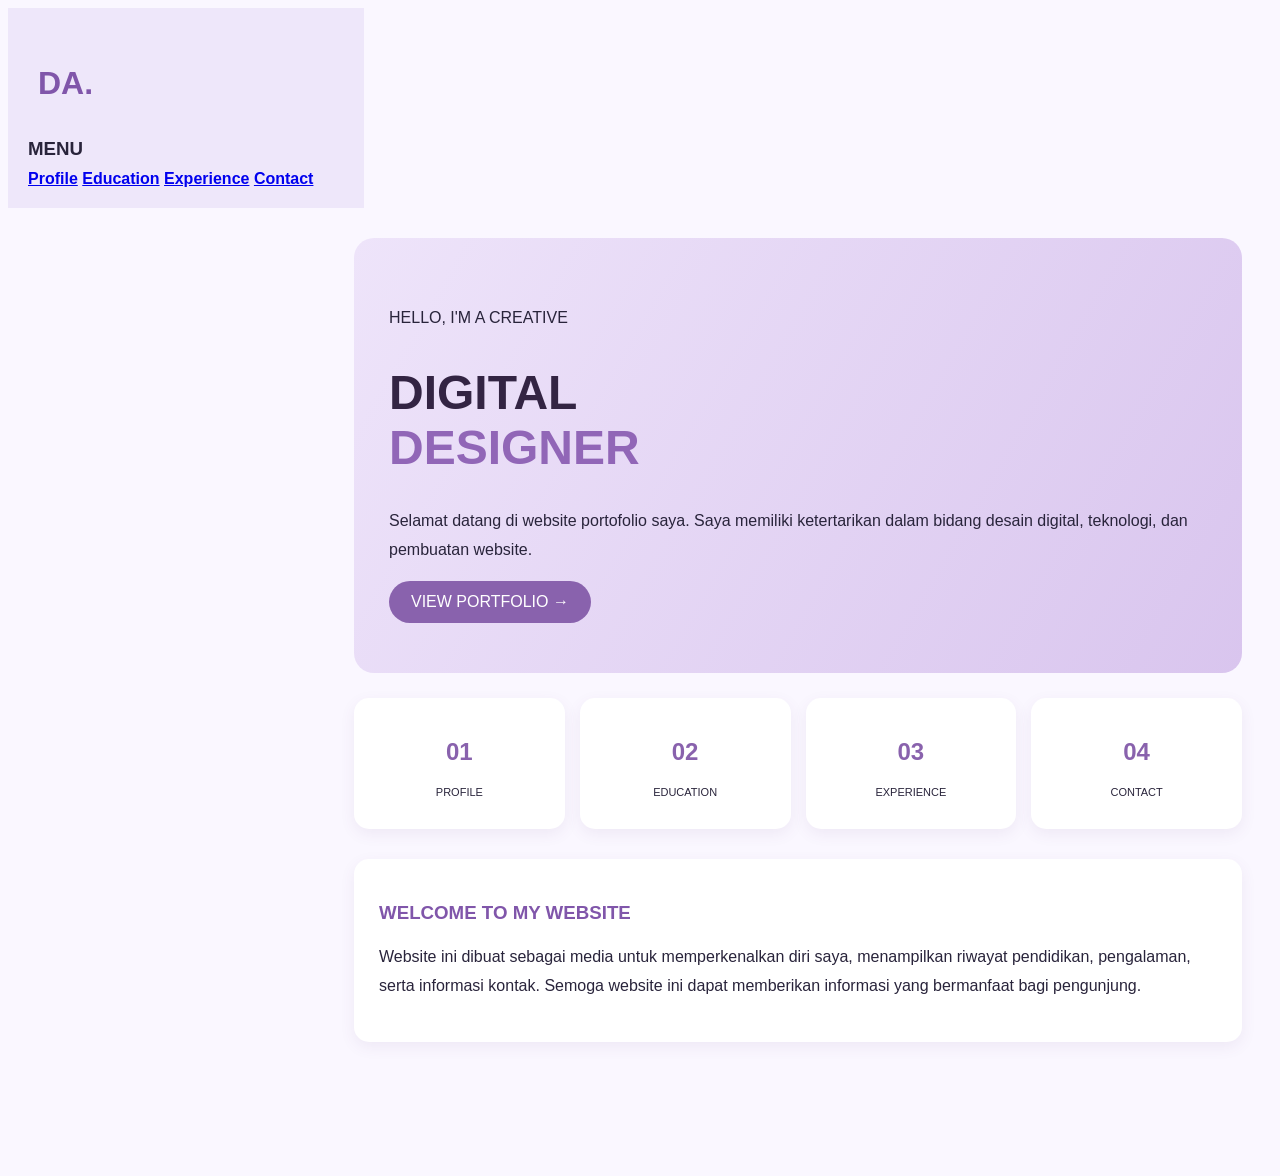
<file: index.html>
<!DOCTYPE html>
<html lang="en">

<head>
  <title>My Portfolio</title>
  <meta charset="UTF-8">
  <meta name="viewport" content="width=device-width, initial-scale=1">
  <link rel="stylesheet" href="https://www.w3schools.com/w3css/6/w3.css">
  <link rel="stylesheet" href="style.css">
</head>

<body>

  <div class="w3-sidebar w3-light-grey w3-bar-block">
    <h2 class="logo">DA.</h2>
    <h3 class="w3-bar-item">MENU</h3>
    <a href="profile.html" class="w3-bar-item w3-button">Profile</a>
    <a href="education.html" class="w3-bar-item w3-button">Education</a>
    <a href="experience.html" class="w3-bar-item w3-button">Experience</a>
    <a href="contact.html" class="w3-bar-item w3-button">Contact</a>
  </div>

  <div class="main">

    <div class="hero">
      <div class="hero-text">
        <p>HELLO, I'M A CREATIVE</p>
        <h1>DIGITAL<br><span>DESIGNER</span></h1>
        <p>
          Selamat datang di website portofolio saya.
          Saya memiliki ketertarikan dalam bidang desain digital,
          teknologi, dan pembuatan website.
        </p>
        <a href="profile.html" class="btn">VIEW PORTFOLIO →</a>
      </div>
    </div>

    <div class="stats">
      <div class="stat-box">
        <h2>01</h2>
        <p>PROFILE</p>
      </div>
      <div class="stat-box">
        <h2>02</h2>
        <p>EDUCATION</p>
      </div>
      <div class="stat-box">
        <h2>03</h2>
        <p>EXPERIENCE</p>
      </div>
      <div class="stat-box">
        <h2>04</h2>
        <p>CONTACT</p>
      </div>
    </div>

    <div class="card">
      <h3>WELCOME TO MY WEBSITE</h3>
      <p>
        Website ini dibuat sebagai media untuk memperkenalkan
        diri saya, menampilkan riwayat pendidikan, pengalaman,
        serta informasi kontak. Semoga website ini dapat
        memberikan informasi yang bermanfaat bagi pengunjung.
      </p>
    </div>

  </div>

</body>

</html>
</file>
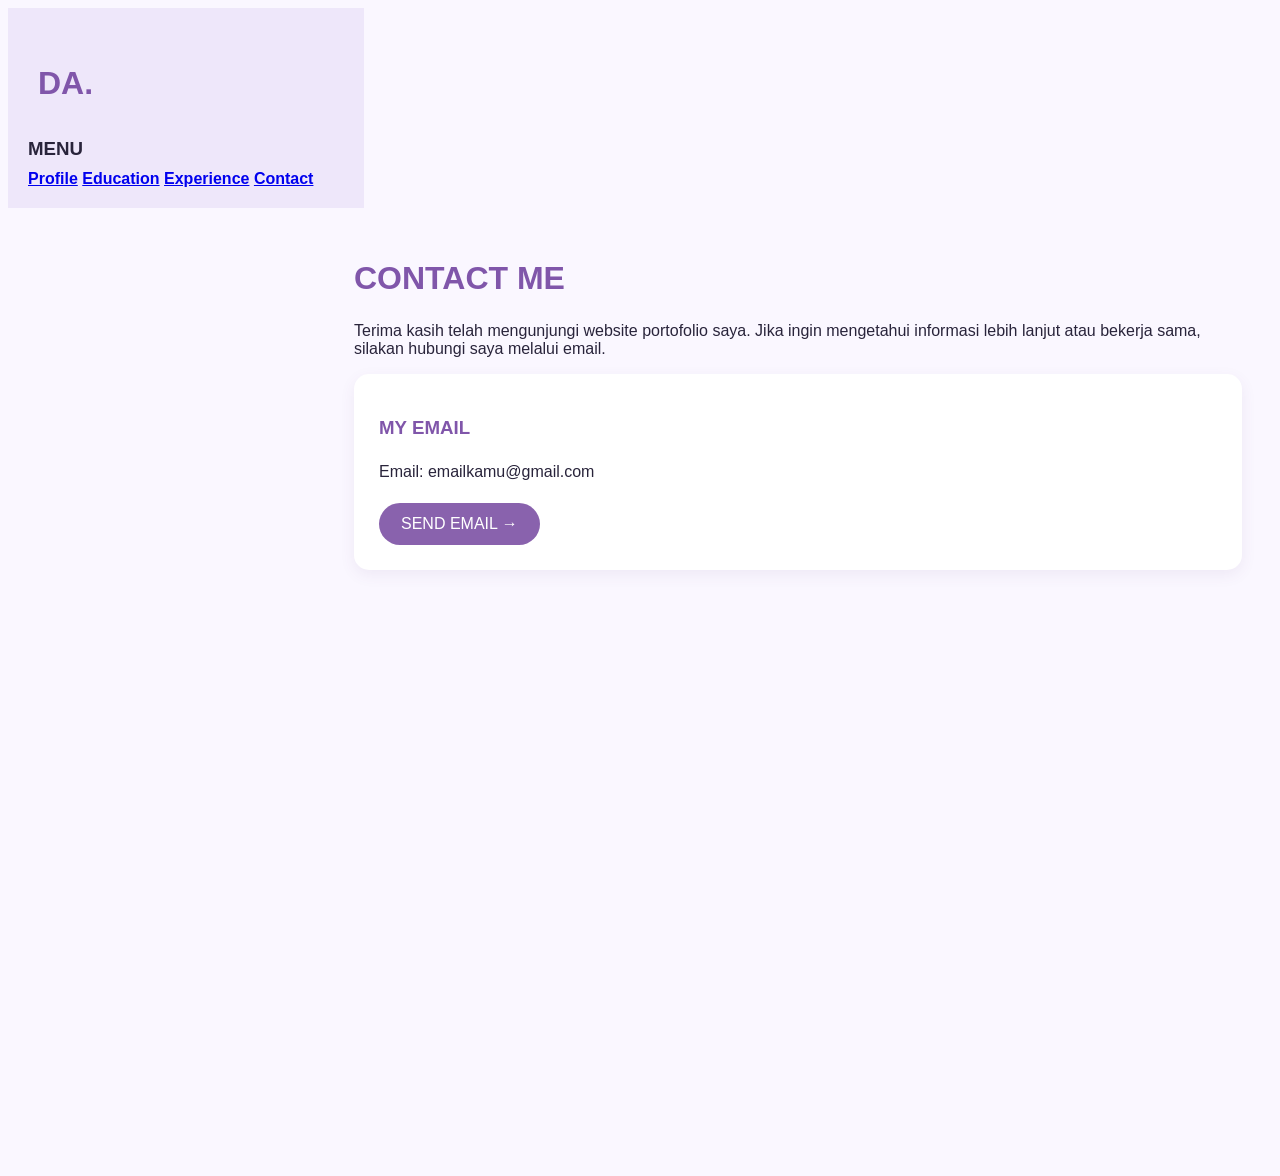
<file: contact.html>
<!DOCTYPE html>
<html lang="en">

<head>
    <title>My Contact</title>
    <meta charset="UTF-8">
    <meta name="viewport" content="width=device-width, initial-scale=1">
    <link rel="stylesheet" href="https://www.w3schools.com/w3css/6/w3.css">
    <link rel="stylesheet" href="style.css">
</head>

<body>

    <div class="w3-sidebar w3-light-grey w3-bar-block">
        <h2 class="logo">DA.</h2>
        <h3 class="w3-bar-item">MENU</h3>
        <a href="profile.html" class="w3-bar-item w3-button">Profile</a>
        <a href="education.html" class="w3-bar-item w3-button">Education</a>
        <a href="experience.html" class="w3-bar-item w3-button">Experience</a>
        <a href="contact.html" class="w3-bar-item w3-button">Contact</a>
    </div>

    <div class="main">
        <h1 class="section-title">CONTACT ME</h1>

        <p>Terima kasih telah mengunjungi website portofolio saya. Jika ingin mengetahui informasi lebih lanjut atau
            bekerja sama, silakan hubungi saya melalui email.</p>

        <div class="card">
            <h3>MY EMAIL</h3>
            <p>Email: emailkamu@gmail.com</p>
            <a href="mailto:emailkamu@gmail.com" class="btn">SEND EMAIL →</a>
        </div>
    </div>

</body>

</html>
</file>
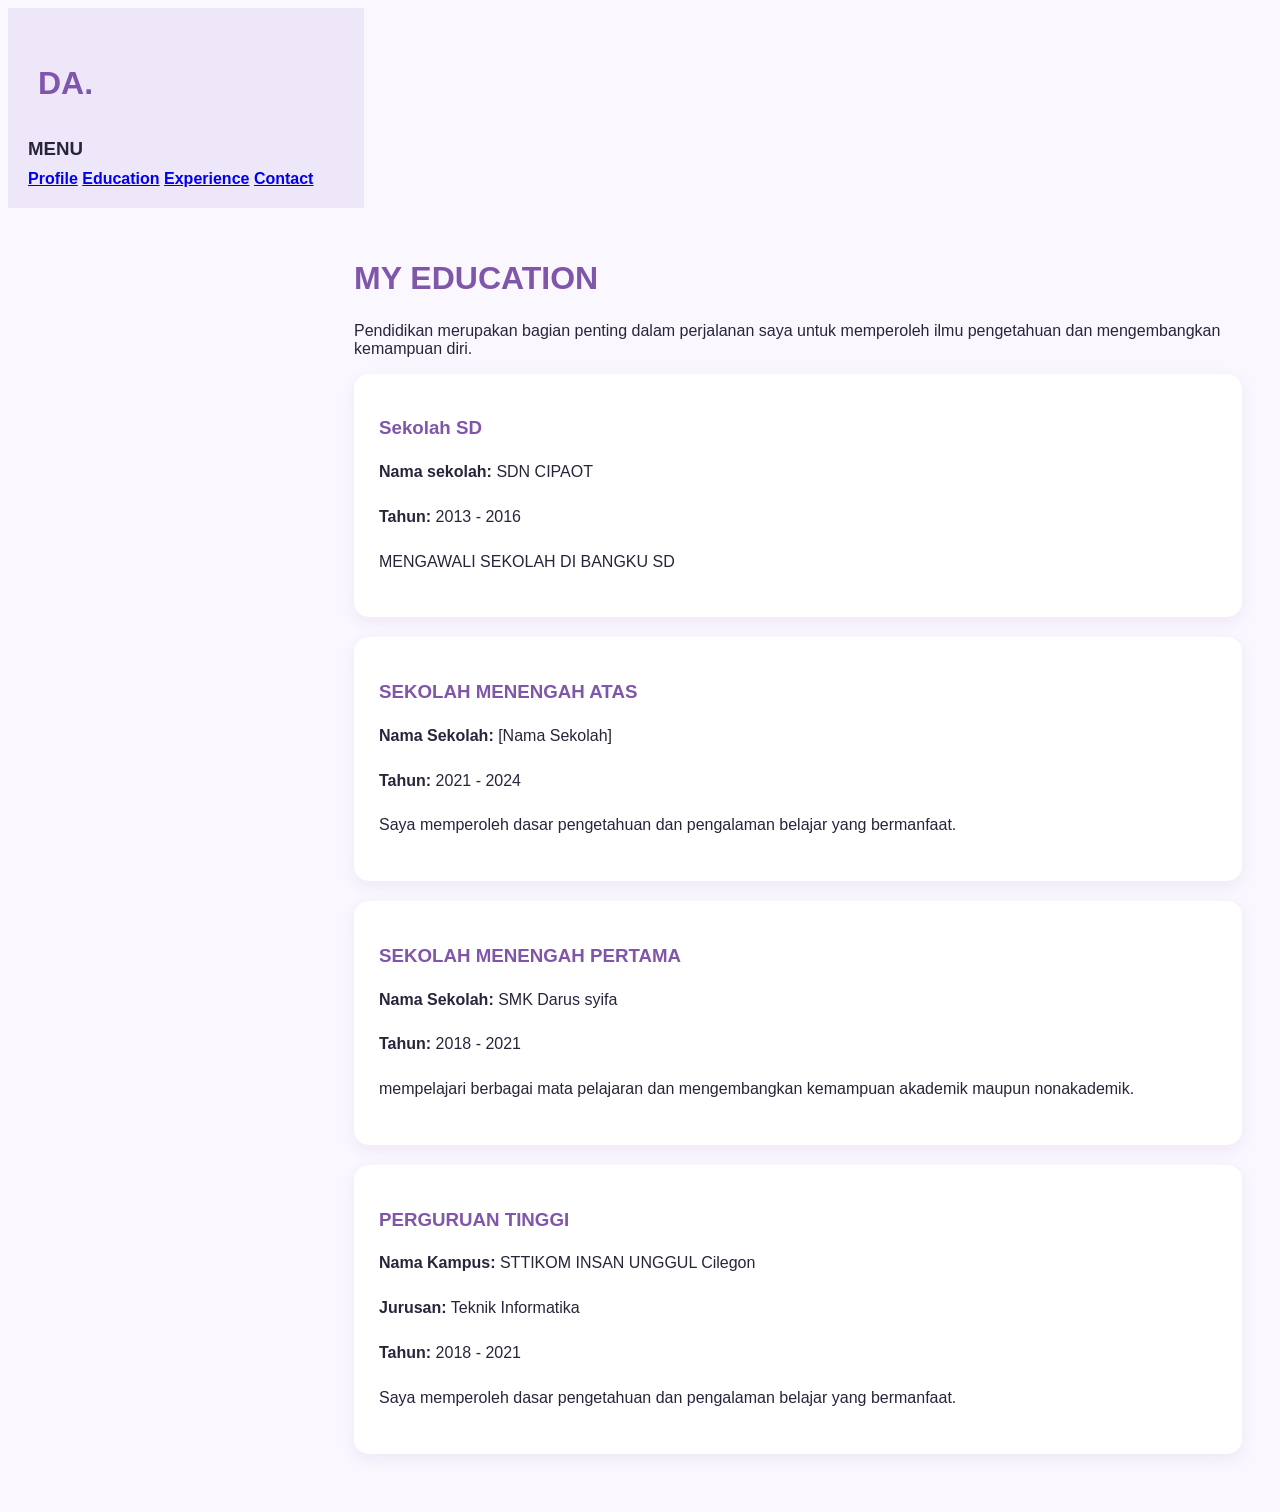
<file: education.html>
<!DOCTYPE html>
<html lang="en">

<head>
    <title>My Education</title>
    <meta charset="UTF-8">
    <meta name="viewport" content="width=device-width, initial-scale=1">
    <link rel="stylesheet" href="https://www.w3schools.com/w3css/6/w3.css">
    <link rel="stylesheet" href="style.css">
</head>

<body>

    <div class="w3-sidebar w3-light-grey w3-bar-block">
        <h2 class="logo">DA.</h2>
        <h3 class="w3-bar-item">MENU</h3>
        <a href="profile.html" class="w3-bar-item w3-button">Profile</a>
        <a href="education.html" class="w3-bar-item w3-button">Education</a>
        <a href="experience.html" class="w3-bar-item w3-button">Experience</a>
        <a href="contact.html" class="w3-bar-item w3-button">Contact</a>
    </div>

    <div class="main">
        <h1 class="section-title">MY EDUCATION</h1>

        <p>Pendidikan merupakan bagian penting dalam perjalanan saya untuk memperoleh ilmu pengetahuan dan mengembangkan
            kemampuan diri.</p>

        <div class="card">
            <h3>Sekolah SD</h3>
            <p><b>Nama sekolah:</b> SDN CIPAOT</p>
            <p><b>Tahun:</b> 2013 - 2016</p>
            <p> MENGAWALI SEKOLAH DI BANGKU SD</p>
        </div>

        <div class="card">
            <h3>SEKOLAH MENENGAH ATAS</h3>
            <p><b>Nama Sekolah:</b> [Nama Sekolah]</p>
            <p><b>Tahun:</b> 2021 - 2024</p>
            <p>Saya memperoleh dasar pengetahuan dan pengalaman belajar yang bermanfaat.</p>
        </div>

        <div class="card">
            <h3>SEKOLAH MENENGAH PERTAMA</h3>
            <p><b>Nama Sekolah:</b> SMK Darus syifa</p>
            <p><b>Tahun:</b> 2018 - 2021</p>
            <p>mempelajari berbagai mata pelajaran dan mengembangkan kemampuan akademik maupun nonakademik.</p>
        </div>

        <div class="card">
            <h3>PERGURUAN TINGGI</h3>
            <p><b>Nama Kampus:</b> STTIKOM INSAN UNGGUL Cilegon</p>
            <p><b>Jurusan:</b> Teknik Informatika</p>
            <p><b>Tahun:</b> 2018 - 2021</p>
            <p>Saya memperoleh dasar pengetahuan dan pengalaman belajar yang bermanfaat.</p>
        </div>
    </div>

</body>

</html>
</file>
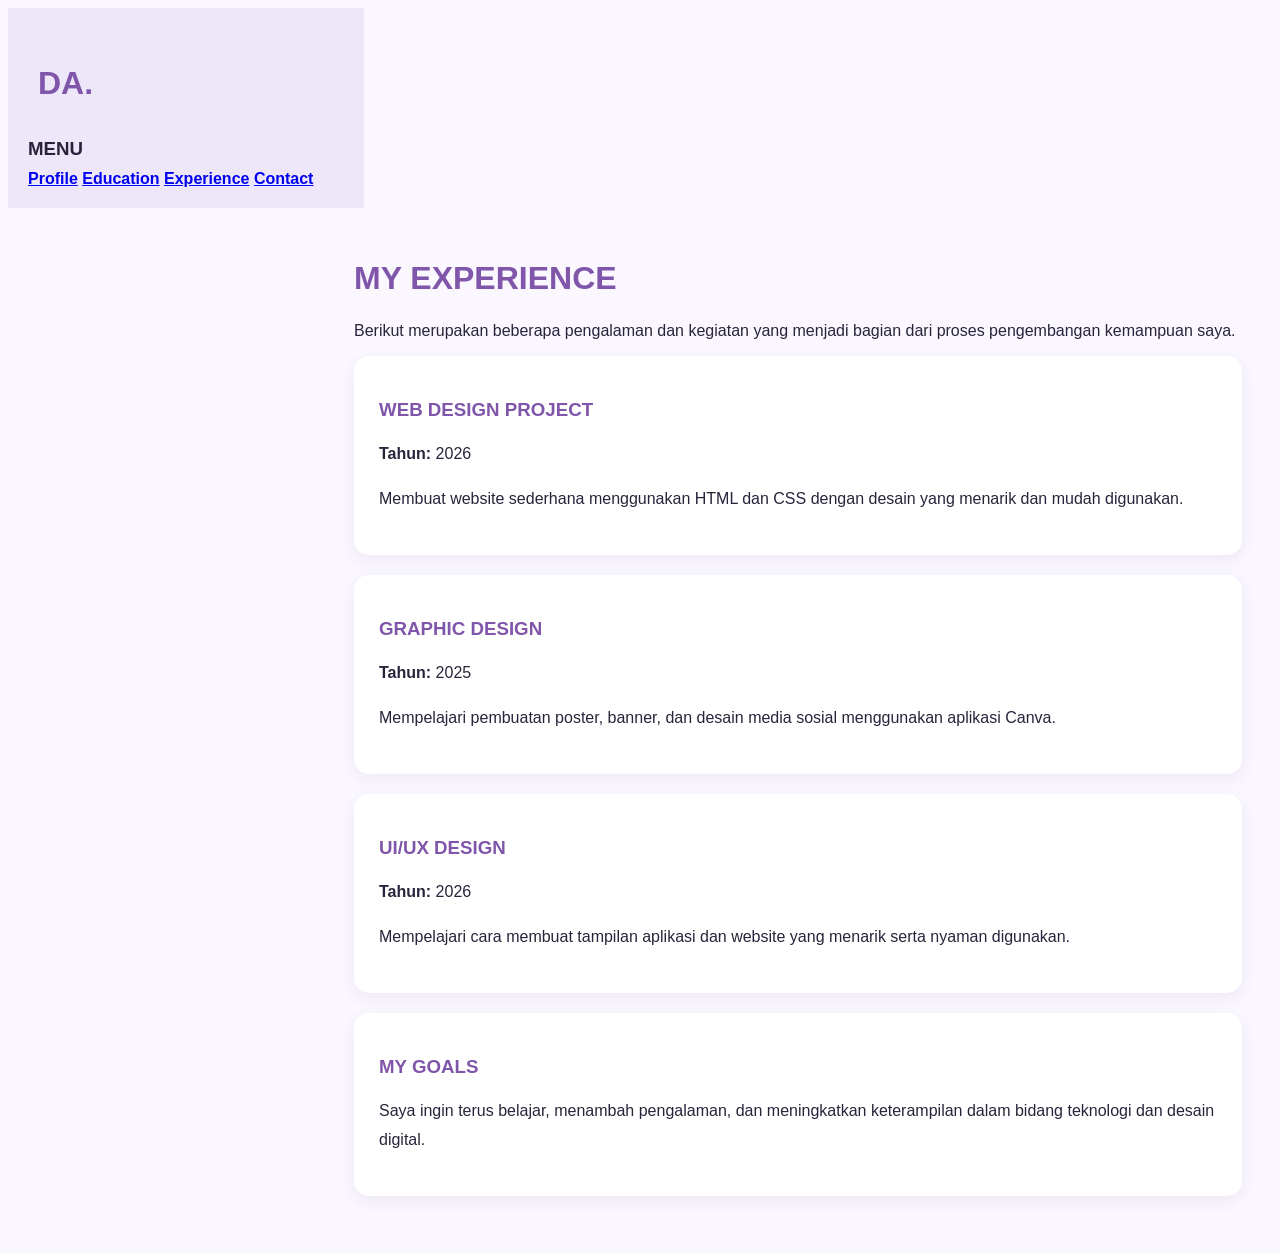
<file: experience.html>
<!DOCTYPE html>
<html lang="en">

<head>
    <title>My Experience</title>
    <meta charset="UTF-8">
    <meta name="viewport" content="width=device-width, initial-scale=1">
    <link rel="stylesheet" href="https://www.w3schools.com/w3css/6/w3.css">
    <link rel="stylesheet" href="style.css">
</head>

<body>

    <div class="w3-sidebar w3-light-grey w3-bar-block">
        <h2 class="logo">DA.</h2>
        <h3 class="w3-bar-item">MENU</h3>
        <a href="profile.html" class="w3-bar-item w3-button">Profile</a>
        <a href="education.html" class="w3-bar-item w3-button">Education</a>
        <a href="experience.html" class="w3-bar-item w3-button">Experience</a>
        <a href="contact.html" class="w3-bar-item w3-button">Contact</a>
    </div>

    <div class="main">
        <h1 class="section-title">MY EXPERIENCE</h1>

        <p>Berikut merupakan beberapa pengalaman dan kegiatan yang menjadi bagian dari proses pengembangan kemampuan
            saya.</p>

        <div class="card">
            <h3>WEB DESIGN PROJECT</h3>
            <p><b>Tahun:</b> 2026</p>
            <p>Membuat website sederhana menggunakan HTML dan CSS dengan desain yang menarik dan mudah digunakan.</p>
        </div>

        <div class="card">
            <h3>GRAPHIC DESIGN</h3>
            <p><b>Tahun:</b> 2025</p>
            <p>Mempelajari pembuatan poster, banner, dan desain media sosial menggunakan aplikasi Canva.</p>
        </div>

        <div class="card">
            <h3>UI/UX DESIGN</h3>
            <p><b>Tahun:</b> 2026</p>
            <p>Mempelajari cara membuat tampilan aplikasi dan website yang menarik serta nyaman digunakan.</p>
        </div>

        <div class="card">
            <h3>MY GOALS</h3>
            <p>Saya ingin terus belajar, menambah pengalaman, dan meningkatkan keterampilan dalam bidang teknologi dan
                desain digital.</p>
        </div>
    </div>

</body>

</html>
</file>
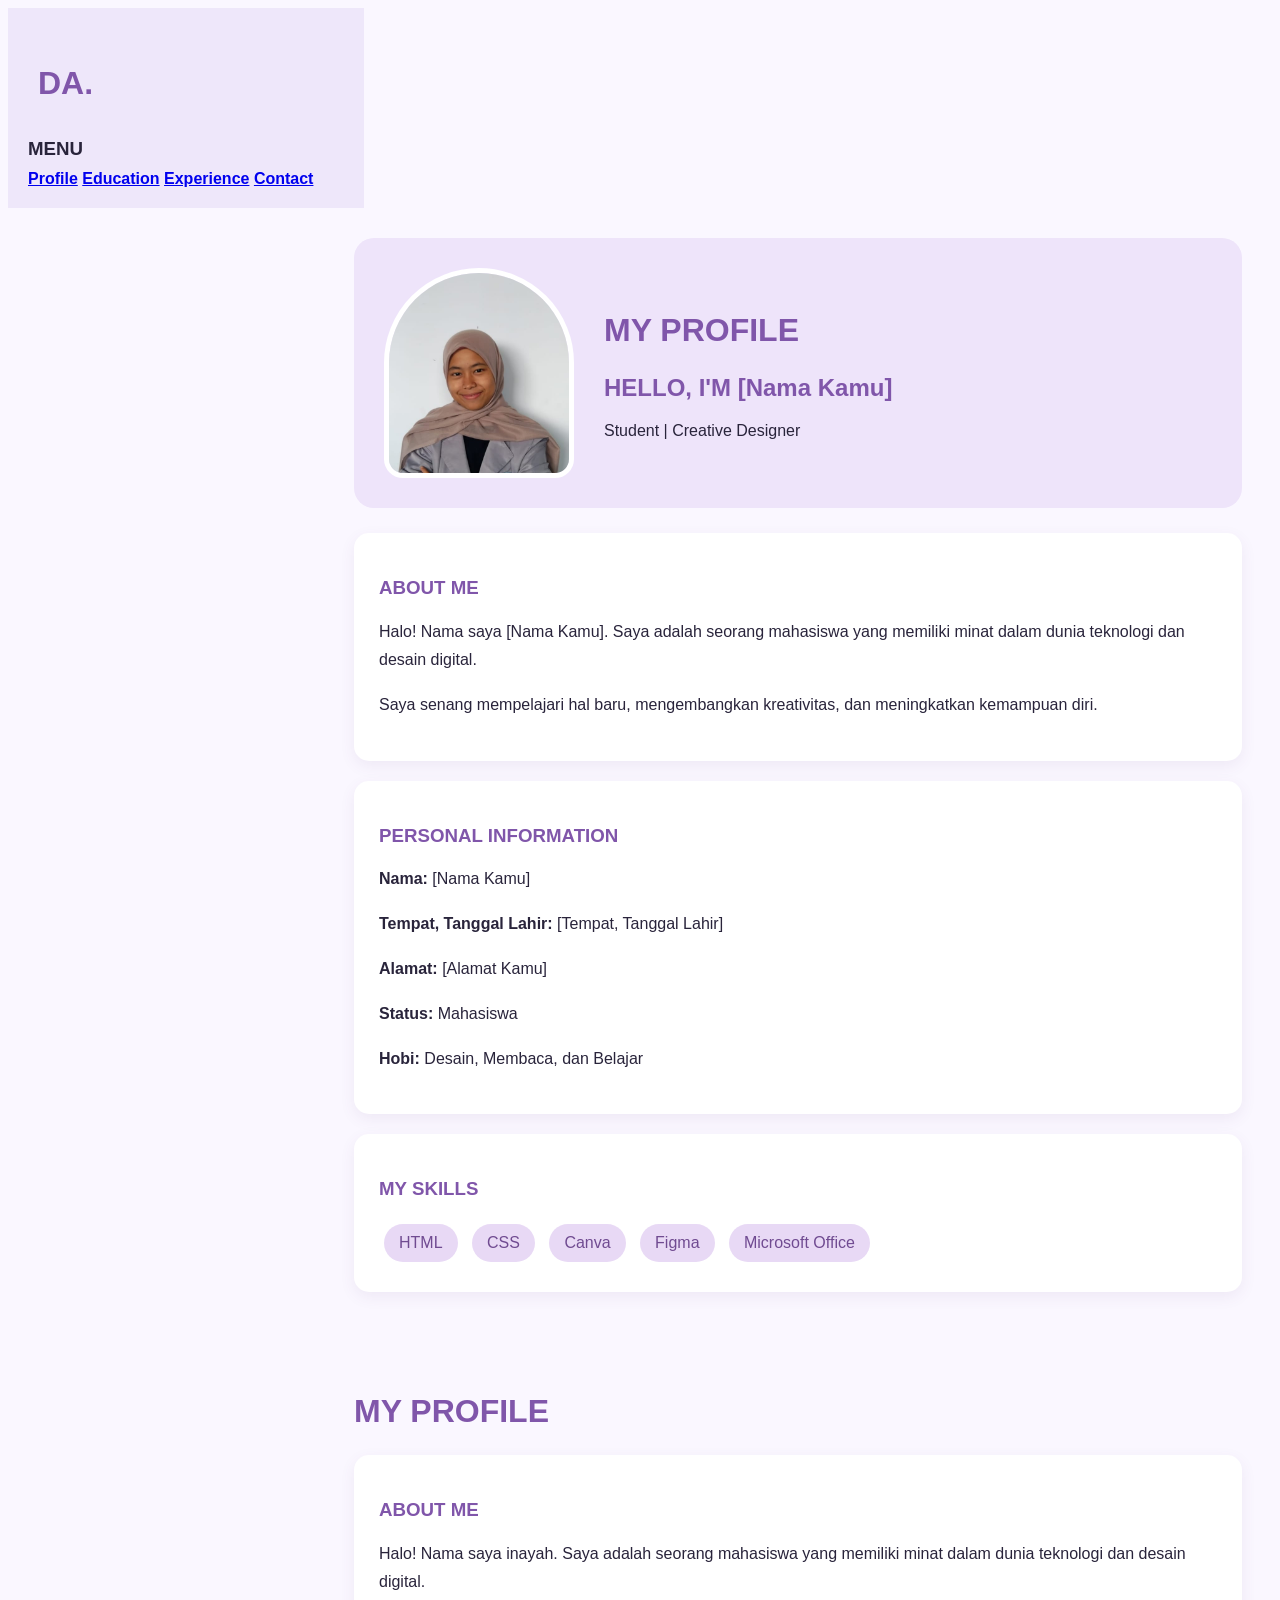
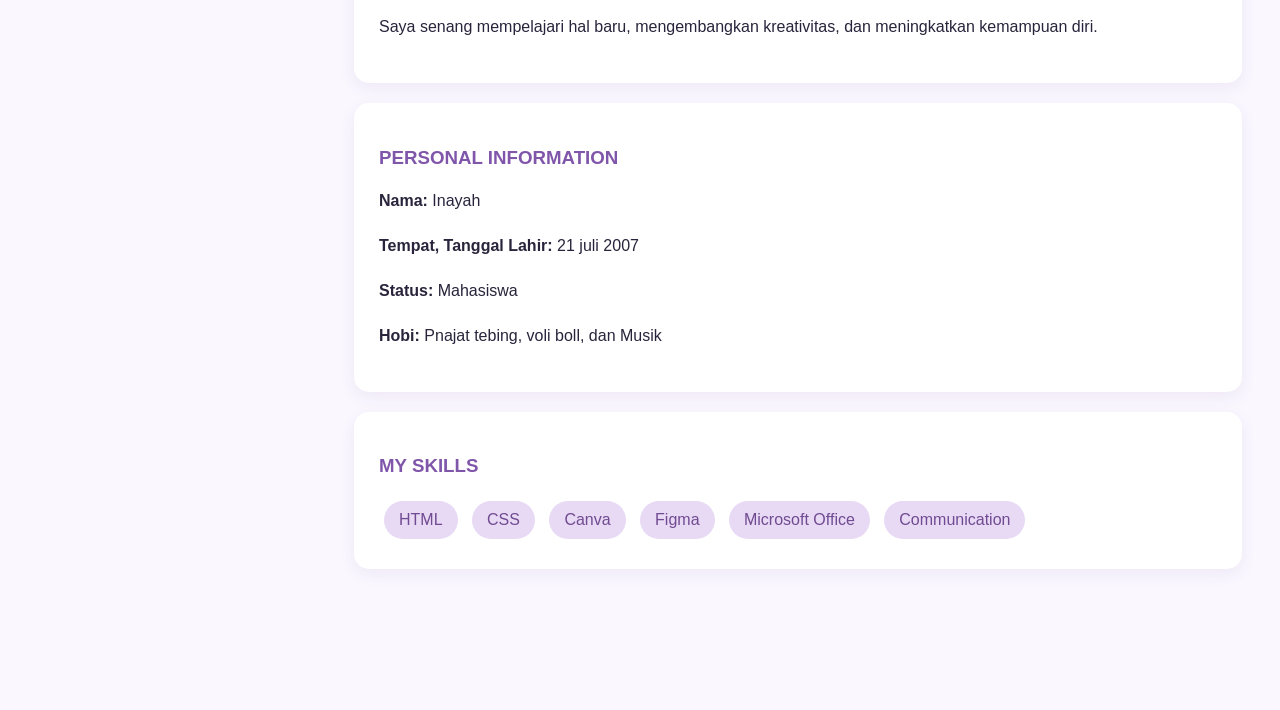
<file: profile.html>
<!DOCTYPE html>
<html lang="en">

<head>
    <title>My Profile</title>
    <meta charset="UTF-8">
    <meta name="viewport" content="width=device-width, initial-scale=1">
    <link rel="stylesheet" href="https://www.w3schools.com/w3css/6/w3.css">
    <link rel="stylesheet" href="style.css">
</head>

<body>

    <div class="w3-sidebar w3-light-grey w3-bar-block">
        <h2 class="logo">DA.</h2>
        <h3 class="w3-bar-item">MENU</h3>
        <a href="profile.html" class="w3-bar-item w3-button">Profile</a>
        <a href="education.html" class="w3-bar-item w3-button">Education</a>
        <a href="experience.html" class="w3-bar-item w3-button">Experience</a>
        <a href="contact.html" class="w3-bar-item w3-button">Contact</a>
    </div>

    <div class="main">

        <div class="profile-header">
            <img src="src/nay.jpeg" alt="Foto Profil Saya">

            <div>
                <h1 class="section-title">MY PROFILE</h1>
                <h2>HELLO, I'M [Nama Kamu]</h2>
                <p>Student | Creative Designer</p>
            </div>
        </div>

        <div class="card">
            <h3>ABOUT ME</h3>
            <p>
                Halo! Nama saya [Nama Kamu].
                Saya adalah seorang mahasiswa yang memiliki
                minat dalam dunia teknologi dan desain digital.
            </p>
            <p>
                Saya senang mempelajari hal baru,
                mengembangkan kreativitas, dan
                meningkatkan kemampuan diri.
            </p>
        </div>

        <div class="card">
            <h3>PERSONAL INFORMATION</h3>
            <p><b>Nama:</b> [Nama Kamu]</p>
            <p><b>Tempat, Tanggal Lahir:</b> [Tempat, Tanggal Lahir]</p>
            <p><b>Alamat:</b> [Alamat Kamu]</p>
            <p><b>Status:</b> Mahasiswa</p>
            <p><b>Hobi:</b> Desain, Membaca, dan Belajar</p>
        </div>

        <div class="card">
            <h3>MY SKILLS</h3>
            <span class="tag">HTML</span>
            <span class="tag">CSS</span>
            <span class="tag">Canva</span>
            <span class="tag">Figma</span>
            <span class="tag">Microsoft Office</span>
        </div>

    </div>


    <div class="main">
        <h1 class="section-title">MY PROFILE</h1>

        <div class="card">
            <h3>ABOUT ME</h3>
            <p>Halo! Nama saya inayah. Saya adalah seorang mahasiswa yang memiliki minat dalam dunia teknologi dan
                desain digital.</p>
            <p>Saya senang mempelajari hal baru, mengembangkan kreativitas, dan meningkatkan kemampuan diri.</p>
        </div>

        <div class="card">
            <h3>PERSONAL INFORMATION</h3>
            <p><b>Nama:</b> Inayah</p>
            <p><b>Tempat, Tanggal Lahir:</b> 21 juli 2007</p>
            <p><b>Status:</b> Mahasiswa</p>
            <p><b>Hobi:</b> Pnajat tebing, voli boll, dan Musik</p>
        </div>

        <div class="card">
            <h3>MY SKILLS</h3>
            <span class="tag">HTML</span>
            <span class="tag">CSS</span>
            <span class="tag">Canva</span>
            <span class="tag">Figma</span>
            <span class="tag">Microsoft Office</span>
            <span class="tag">Communication</span>
        </div>
    </div>

</body>

</html>
</file>
<file: style.css>
body {
    font-family: Arial, sans-serif;
    background-color: #faf7ff;
    color: #29243b;
}

.w3-sidebar {
    width: 25%;
    padding: 20px;
    background-color: #eee7fa;
}

.logo {
    color: #8056aa;
    font-size: 32px;
    font-weight: bold;
    padding: 10px;
}

.w3-bar-item {
    margin-bottom: 10px;
    border-radius: 10px;
    font-weight: bold;
}

.w3-bar-item:hover {
    background-color: #d8c4ed !important;
    color: #57357c !important;
}

.main {
    margin-left: 25%;
    padding: 30px;
    min-height: 100vh;
}

.hero {
    background: linear-gradient(120deg, #eee4fa, #d9c5ee);
    padding: 50px 35px;
    border-radius: 20px;
    margin-bottom: 25px;
    display: flex;
    align-items: center;
    justify-content: space-between;
    gap: 25px;
    flex-wrap: wrap;
}

.hero-text {
    flex: 1;
    min-width: 220px;
}

.hero h1 {
    font-size: 48px;
    font-weight: bold;
    color: #332443;
}

.hero h1 span {
    color: #9166b7;
}

.hero p {
    line-height: 1.8;
}

.hero-image img {
    width: 230px;
    height: 280px;
    object-fit: cover;
    border-radius: 120px 120px 20px 20px;
    border: 6px solid white;
}

.section-title {
    color: #8056aa;
    font-weight: bold;
    margin-bottom: 25px;
}

.card {
    background-color: white;
    padding: 25px;
    border-radius: 15px;
    margin-bottom: 20px;
    box-shadow: 0 5px 15px rgba(100, 70, 130, 0.08);
}

.card h3 {
    color: #8056aa;
    font-weight: bold;
}

.card p {
    line-height: 1.8;
}

.profile-header {
    display: flex;
    align-items: center;
    gap: 30px;
    flex-wrap: wrap;
    background-color: #eee4fa;
    padding: 30px;
    border-radius: 20px;
    margin-bottom: 25px;
}

.profile-header img {
    width: 180px;
    height: 200px;
    object-fit: cover;
    border-radius: 100px 100px 20px 20px;
    border: 5px solid white;
}

.profile-header h2 {
    color: #8056aa;
    font-weight: bold;
}

.stats {
    display: grid;
    grid-template-columns: repeat(4, 1fr);
    gap: 15px;
    margin-bottom: 30px;
}

.stat-box {
    background-color: white;
    text-align: center;
    padding: 20px 10px;
    border-radius: 15px;
    box-shadow: 0 5px 15px rgba(100, 70, 130, 0.08);
}

.stat-box h2 {
    color: #8962ad;
    font-weight: bold;
}

.stat-box p {
    font-size: 11px;
}

.btn {
    display: inline-block;
    background-color: #8962ad;
    color: white;
    padding: 12px 22px;
    border-radius: 25px;
    text-decoration: none;
}

.btn:hover {
    background-color: #624080;
}

.tag {
    display: inline-block;
    background-color: #e8d9f5;
    color: #704b91;
    padding: 10px 15px;
    border-radius: 20px;
    margin: 5px;
}

@media screen and (max-width: 700px) {
    .w3-sidebar {
        width: 100% !important;
        height: auto;
        position: relative;
    }

    .main {
        margin-left: 0;
        padding: 15px;
    }

    .stats {
        grid-template-columns: repeat(2, 1fr);
    }

    .hero h1 {
        font-size: 35px;
    }

    .hero-image img {
        width: 180px;
        height: 220px;
    }

    .profile-header img {
        width: 140px;
        height: 160px;
    }
}
</file>
